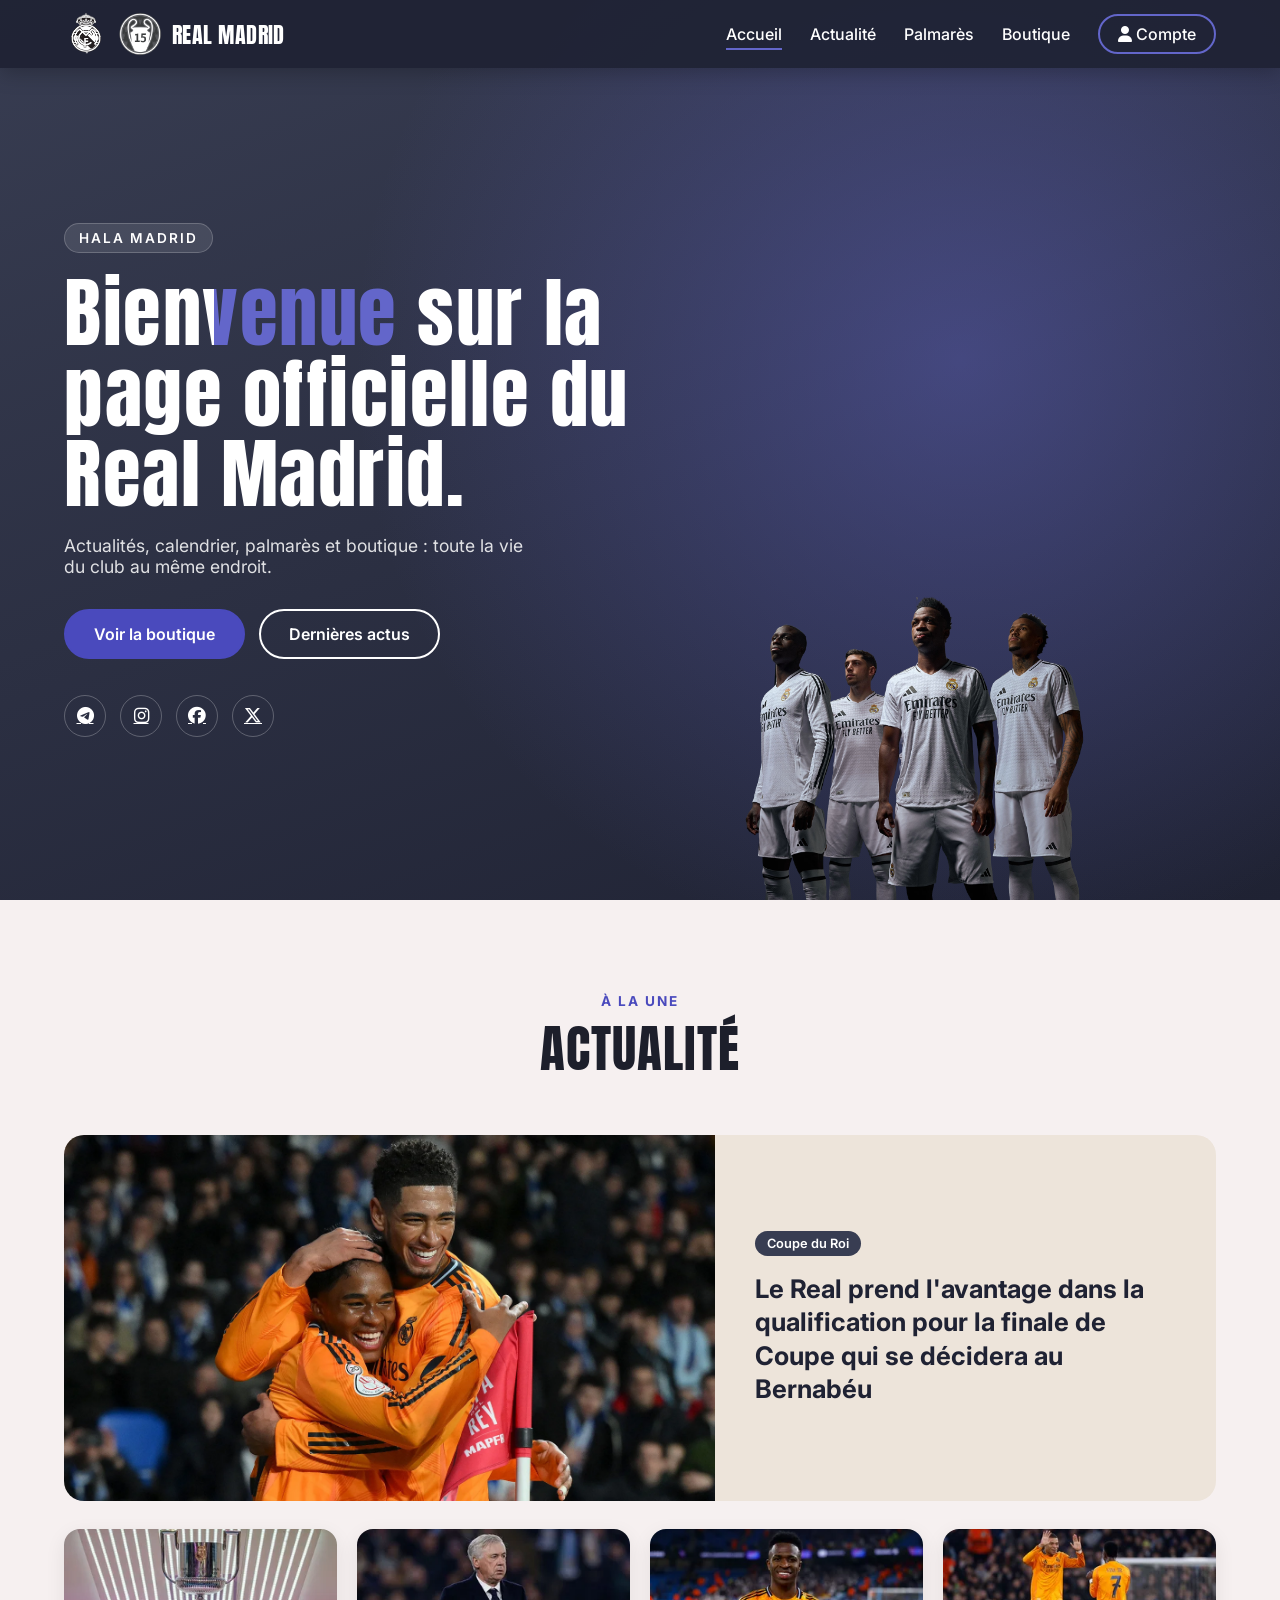
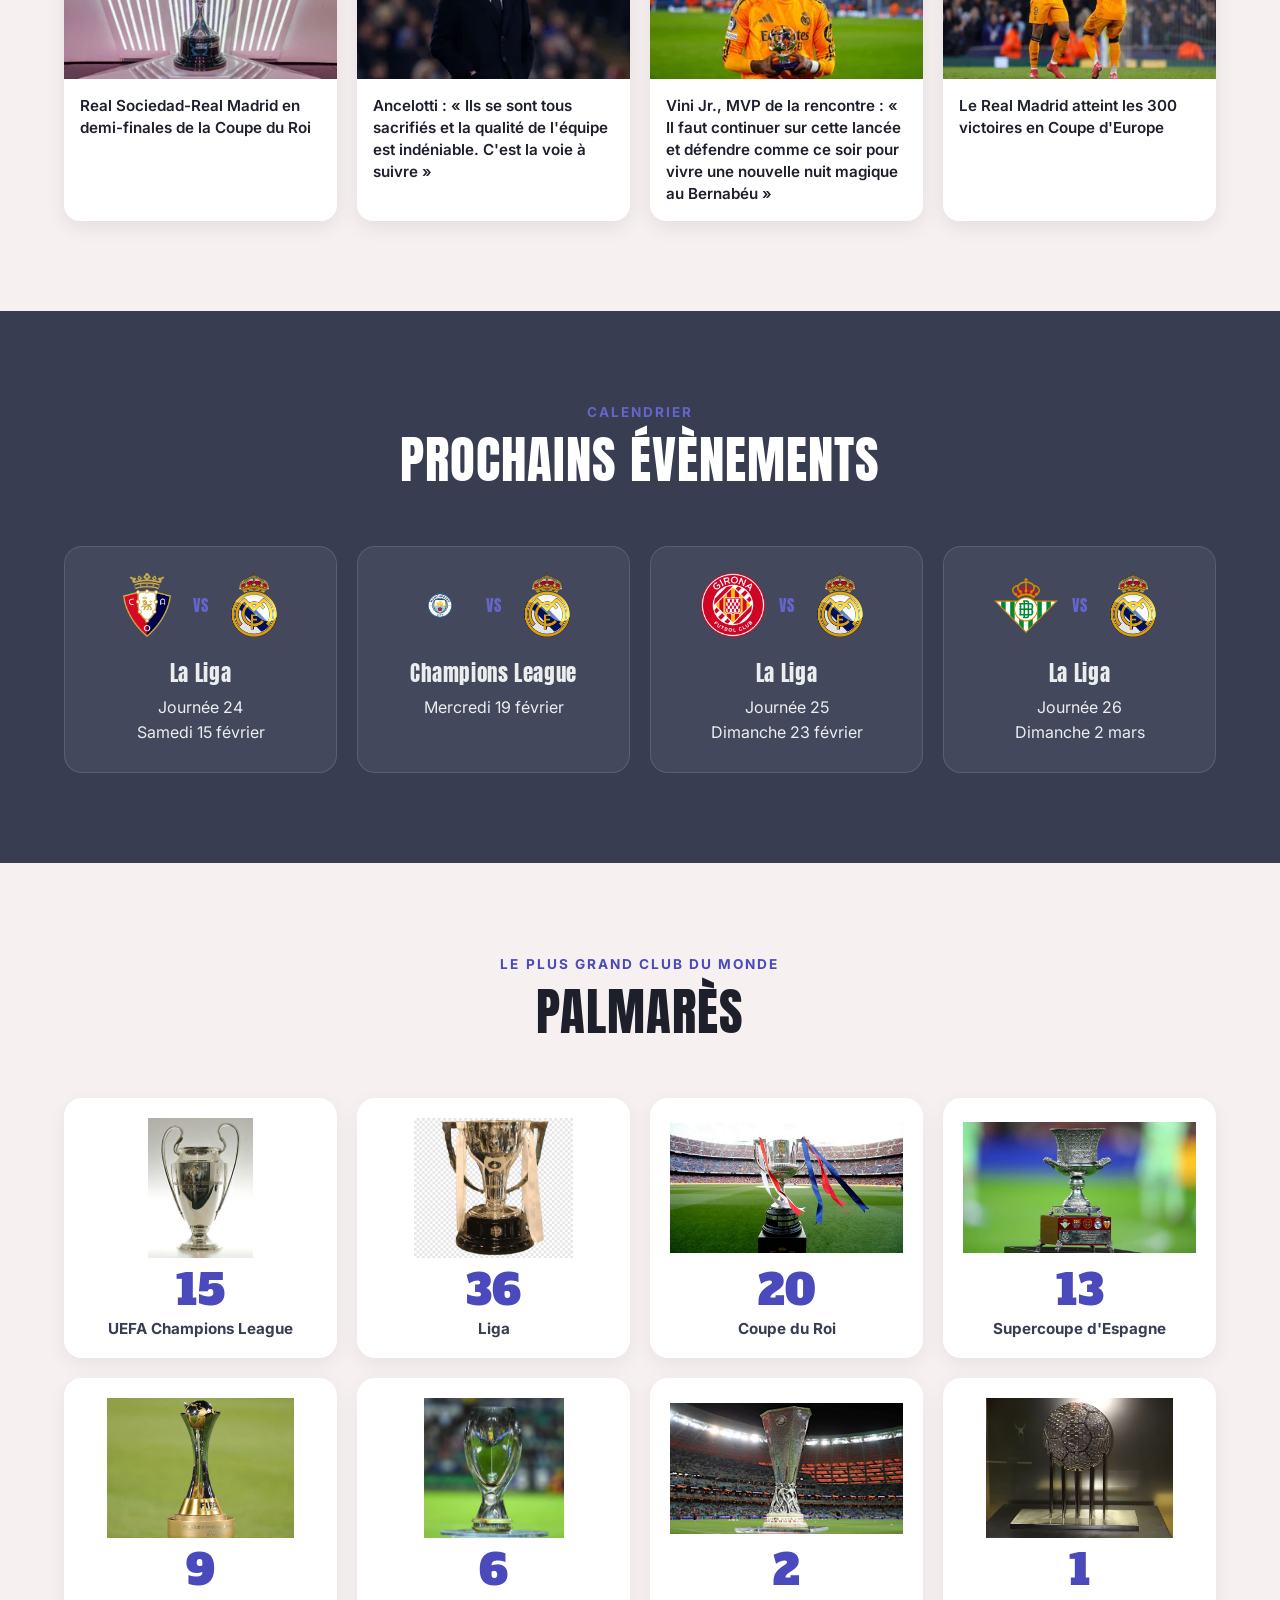
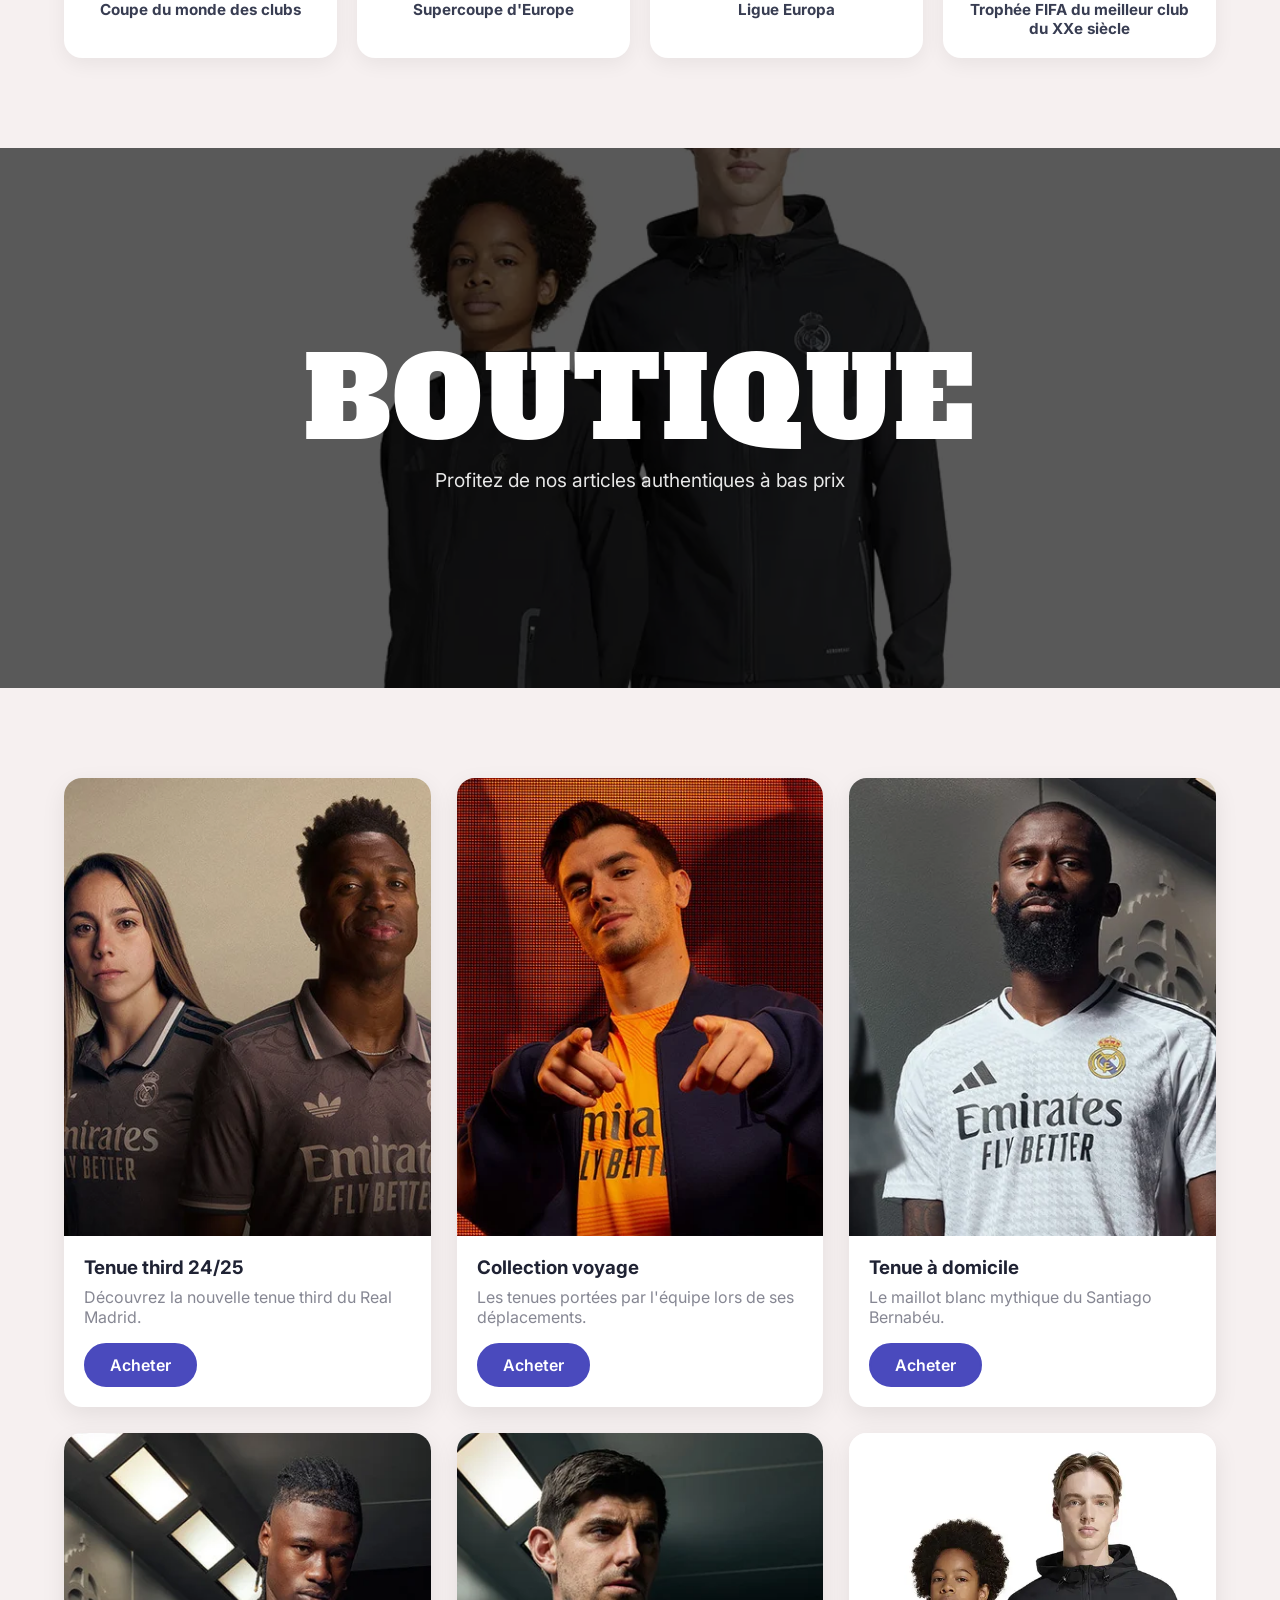
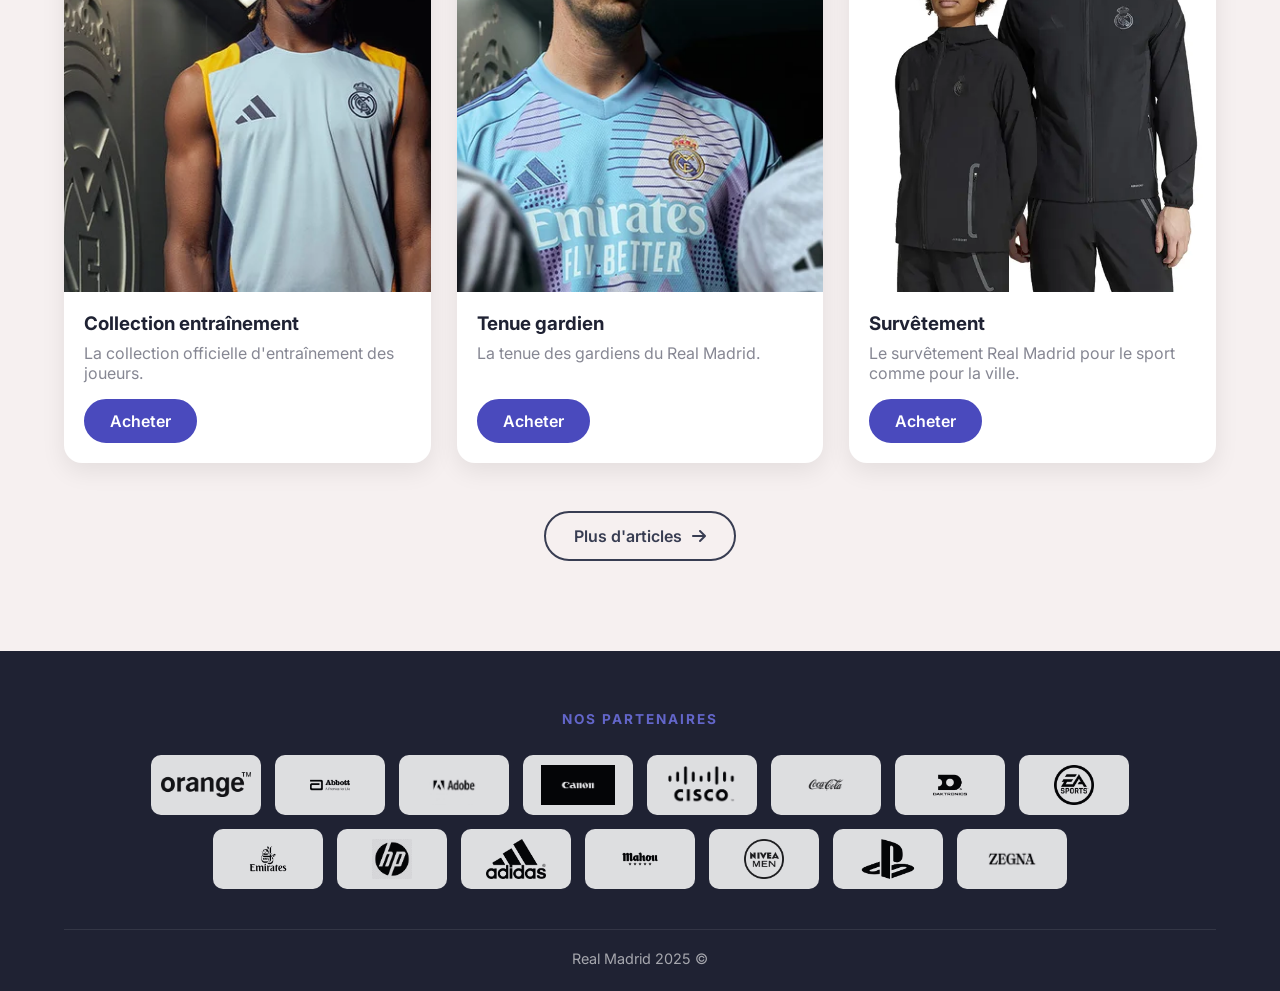
<file: index.html>
<!DOCTYPE html>
<html lang="fr">
<head>
    <meta charset="UTF-8">
    <meta name="viewport" content="width=device-width, initial-scale=1.0">
    <title>Real Madrid — Accueil</title>
    <link rel="preconnect" href="https://fonts.googleapis.com">
    <link rel="preconnect" href="https://fonts.gstatic.com" crossorigin>
    <link href="https://fonts.googleapis.com/css2?family=Anton&family=Alfa+Slab+One&family=Inter:wght@400;500;600;700&display=swap" rel="stylesheet">
    <link rel="stylesheet" href="https://cdnjs.cloudflare.com/ajax/libs/font-awesome/6.7.2/css/all.min.css" integrity="sha512-Evv84Mr4kqVGRNSgIGL/F/aIDqQb7xQ2vcrdIwxfjThSH8CSR7PBEakCr51Ck+w+/U6swU2Im1vVX0SVk9ABhg==" crossorigin="anonymous" referrerpolicy="no-referrer" />
    <link rel="stylesheet" href="style.css">
    <link rel="shortcut icon" href="./images/real-madrid-cf-logo-noir-et-blanc-club-de-football-professionnel-espagne-illustration-vectorielle-resume-noir-et-blanc-2t22c35.jpg">
</head>
<body>
    <header>
        <a href="index.html" class="nav-text">
            <img src="./images/Adobe Express - file.png" alt="Logo du Real Madrid" width="44" height="44">
            <img src="./CABECERA_PARCHE_15_nuevo.webp" alt="Écusson 15 Ligues des champions" width="44" height="44">
            <span>Real Madrid</span>
        </a>
        <button class="burger" aria-label="Ouvrir le menu" aria-expanded="false">
            <i class="fa-solid fa-bars"></i>
        </button>
        <nav>
            <ul>
                <li><a href="index.html" class="actif">Accueil</a></li>
                <li><a href="#actu">Actualité</a></li>
                <li><a href="#palmares">Palmarès</a></li>
                <li><a href="#boutique">Boutique</a></li>
                <li><a href="connexion.html" class="compte"><i class="fa-solid fa-user"></i> Compte</a></li>
            </ul>
        </nav>
    </header>

    <div class="global">
        <div class="texte">
            <span class="sur-titre">Hala Madrid</span>
            <h1><span class="texte1-1">Bienvenue</span> sur la page officielle du Real Madrid.</h1>
            <p>Actualités, calendrier, palmarès et boutique : toute la vie du club au même endroit.</p>
            <div class="boutons">
                <a href="#boutique" class="bouton bouton-plein">Voir la boutique</a>
                <a href="#actu" class="bouton bouton-contour">Dernières actus</a>
            </div>
            <div class="logo">
                <a href="" aria-label="Telegram"><i class="fa-brands fa-telegram"></i></a>
                <a href="" aria-label="Instagram"><i class="fa-brands fa-instagram"></i></a>
                <a href="" aria-label="Facebook"><i class="fa-brands fa-facebook"></i></a>
                <a href="" aria-label="X"><i class="fa-brands fa-x-twitter"></i></a>
            </div>
        </div>
        <div class="image"><img src="./images/image global/Adobe Express - file.png" alt="Joueurs du Real Madrid"></div>
    </div>

    <section class="actu bloc" id="actu">
        <div class="titre-section">
            <span>À la une</span>
            <h2>Actualité</h2>
        </div>
        <article class="card6">
            <img src="./images/info/ND_COPA_REAL_SOCIEDAD_RM_ALEGRIA_ENDRICK_BELLINGHAM_GettyImages_2202154564.webp" alt="Joueurs du Real Madrid célébrant un but">
            <div class="card6-texte">
                <span class="etiquette">Coupe du Roi</span>
                <h3>Le Real prend l'avantage dans la qualification pour la finale de Coupe qui se décidera au Bernabéu</h3>
            </div>
        </article>
        <div class="card7">
            <article class="card8">
                <img src="./images/info/ND_SORTEO_COPA_DEL_REY_01.webp" alt="Tirage de la Coupe du Roi">
                <p>Real Sociedad-Real Madrid en demi-finales de la Coupe du Roi</p>
            </article>
            <article class="card8">
                <img src="./images/info/ND_CHAMPIONS_CITY_RM_ANCELOTTI_AV10683.webp" alt="Carlo Ancelotti">
                <p>Ancelotti : « Ils se sont tous sacrifiés et la qualité de l'équipe est indéniable. C'est la voie à suivre »</p>
            </article>
            <article class="card8">
                <img src="./images/info/ND_CHAMPIONS_CITY_RM_VINICIUS_MVP_AV20531.webp" alt="Vinicius Jr.">
                <p>Vini Jr., MVP de la rencontre : « Il faut continuer sur cette lancée et défendre comme ce soir pour vivre une nouvelle nuit magique au Bernabéu »</p>
            </article>
            <article class="card8">
                <img src="./images/info/ND_CHAMPIONS_CITY_RM_ALEGRIA_MBAPPE_VINICIUS_AV12805.webp" alt="Mbappé et Vinicius">
                <p>Le Real Madrid atteint les 300 victoires en Coupe d'Europe</p>
            </article>
        </div>
    </section>

    <section class="even bloc bloc-sombre">
        <div class="titre-section">
            <span>Calendrier</span>
            <h2>Prochains évènements</h2>
        </div>
        <div class="card2">
            <div class="card3">
                <div class="cardimg">
                    <img src="./images/évènement/Remove background project.png" alt="Osasuna">
                    <span class="vs">VS</span>
                    <img src="./images/évènement/1503420122real-madrid-logo-football-club.png" alt="Real Madrid">
                </div>
                <p><span>La Liga</span>Journée 24<br>Samedi 15 février</p>
            </div>
            <div class="card3">
                <div class="cardimg">
                    <img src="./images/évènement/Adobe Express - file.png" alt="Manchester City">
                    <span class="vs">VS</span>
                    <img src="./images/évènement/1503420122real-madrid-logo-football-club.png" alt="Real Madrid">
                </div>
                <p><span>Champions League</span>Mercredi 19 février</p>
            </div>
            <div class="card3">
                <div class="cardimg">
                    <img src="./images/évènement/Girona_FC_Logo.svg.png" alt="Girona">
                    <span class="vs">VS</span>
                    <img src="./images/évènement/1503420122real-madrid-logo-football-club.png" alt="Real Madrid">
                </div>
                <p><span>La Liga</span>Journée 25<br>Dimanche 23 février</p>
            </div>
            <div class="card3">
                <div class="cardimg">
                    <img src="./images/évènement/Logo_Real_Betis_Balompié_-_2022.svg" alt="Real Betis">
                    <span class="vs">VS</span>
                    <img src="./images/évènement/1503420122real-madrid-logo-football-club.png" alt="Real Madrid">
                </div>
                <p><span>La Liga</span>Journée 26<br>Dimanche 2 mars</p>
            </div>
        </div>
    </section>

    <section class="palmares bloc" id="palmares">
        <div class="titre-section">
            <span>Le plus grand club du monde</span>
            <h2>Palmarès</h2>
        </div>
        <div class="card1">
            <div class="card">
                <img src="./images/trophé/Trofeo_UEFA_Champions_League.jpg.webp" alt="">
                <p>15</p>
                <h3>UEFA Champions League</h3>
            </div>
            <div class="card">
                <img src="./images/trophé/png-clipart-award-trophy-la-liga-award-education-science.png" alt="">
                <p>36</p>
                <h3>Liga</h3>
            </div>
            <div class="card">
                <img src="./images/trophé/Coupe-du-Roi.jpg" alt="">
                <p>20</p>
                <h3>Coupe du Roi</h3>
            </div>
            <div class="card">
                <img src="./images/trophé/01hkpwwenj81pe0a3z6v.webp" alt="">
                <p>13</p>
                <h3>Supercoupe d'Espagne</h3>
            </div>
            <div class="card">
                <img src="./images/trophé/world-cup-trophee-2021.webp" alt="">
                <p>9</p>
                <h3>Coupe du monde des clubs</h3>
            </div>
            <div class="card">
                <img src="./images/trophé/supercoupe-trophee.webp" alt="">
                <p>6</p>
                <h3>Supercoupe d'Europe</h3>
            </div>
            <div class="card">
                <img src="./images/trophé/coupe-uefa.jpg" alt="">
                <p>2</p>
                <h3>Ligue Europa</h3>
            </div>
            <div class="card">
                <img src="./images/trophé/FIFA_Club_of_the_Century002.JPG" alt="">
                <p>1</p>
                <h3>Trophée FIFA du meilleur club du XXe siècle</h3>
            </div>
        </div>
    </section>

    <section id="boutique">
        <div class="vid">
            <video src="./images/0211.mp4" poster="./imgboutique/global/over2.webp" muted autoplay loop playsinline></video>
            <div class="vid-texte">
                <h2>Boutique</h2>
                <p>Profitez de nos articles authentiques à bas prix</p>
            </div>
        </div>

        <div class="bloc">
            <div class="card4">
                <article class="card5">
                    <img src="./images/boutique/maillots/a_tercera_equipacion.webp" alt="Tenue third 24/25">
                    <div class="card5-corps">
                        <h3>Tenue third 24/25</h3>
                        <p>Découvrez la nouvelle tenue third du Real Madrid.</p>
                        <a href="formulaire.html" class="bouton bouton-plein">Acheter</a>
                    </div>
                </article>
                <article class="card5">
                    <img src="./images/boutique/maillots/e_coleccion_viaje.webp" alt="Collection voyage">
                    <div class="card5-corps">
                        <h3>Collection voyage</h3>
                        <p>Les tenues portées par l'équipe lors de ses déplacements.</p>
                        <a href="formulaire.html" class="bouton bouton-plein">Acheter</a>
                    </div>
                </article>
                <article class="card5">
                    <img src="./images/boutique/maillots/b_primera_equipacion.webp" alt="Tenue à domicile">
                    <div class="card5-corps">
                        <h3>Tenue à domicile</h3>
                        <p>Le maillot blanc mythique du Santiago Bernabéu.</p>
                        <a href="formulaire.html" class="bouton bouton-plein">Acheter</a>
                    </div>
                </article>
                <article class="card5">
                    <img src="./images/boutique/maillots/d_coleccion_entrenamiento.webp" alt="Collection entraînement">
                    <div class="card5-corps">
                        <h3>Collection entraînement</h3>
                        <p>La collection officielle d'entraînement des joueurs.</p>
                        <a href="formulaire.html" class="bouton bouton-plein">Acheter</a>
                    </div>
                </article>
                <article class="card5">
                    <img src="./images/boutique/maillots/test_courtois.webp" alt="Tenue gardien">
                    <div class="card5-corps">
                        <h3>Tenue gardien</h3>
                        <p>La tenue des gardiens du Real Madrid.</p>
                        <a href="formulaire.html" class="bouton bouton-plein">Acheter</a>
                    </div>
                </article>
                <article class="card5">
                    <img src="./images/boutique/maillots/over2.webp" alt="Survêtement Real Madrid">
                    <div class="card5-corps">
                        <h3>Survêtement</h3>
                        <p>Le survêtement Real Madrid pour le sport comme pour la ville.</p>
                        <a href="formulaire.html" class="bouton bouton-plein">Acheter</a>
                    </div>
                </article>
            </div>

            <div class="btn">
                <a href="boutique.html" class="bouton bouton-contour-sombre">Plus d'articles <i class="fa-solid fa-arrow-right"></i></a>
            </div>
        </div>
    </section>

    <footer>
        <p class="footer-titre">Nos partenaires</p>
        <div class="logo-partenaires">
            <img src="./images/partenaires/1683000993orange-logo-black.webp" alt="Orange">
            <img src="./images/partenaires/abbot_logo.png" alt="Abbott">
            <img src="./images/partenaires/adobe-black8153.jpg" alt="Adobe">
            <img src="./images/partenaires/canon-large.webp" alt="Canon">
            <img src="./images/partenaires/cisco-2-logo-black-and-white.png" alt="Cisco">
            <img src="./images/partenaires/coca-cola-black-logo-vector.png" alt="Coca-Cola">
            <img src="./images/partenaires/daktronics.jpg" alt="Daktronics">
            <img src="./images/partenaires/EA_Sports_monochrome_logo.svg.png" alt="EA Sports">
            <img src="./images/partenaires/emirates-airlines-logo-black-and-white.png" alt="Emirates">
            <img src="./images/partenaires/hp.webp" alt="HP">
            <img src="./images/partenaires/Logo_Adidas.webp" alt="Adidas">
            <img src="./images/partenaires/mahou-logo-png_seeklogo-338814.png" alt="Mahou">
            <img src="./images/partenaires/nivea-men.png" alt="Nivea Men">
            <img src="./images/partenaires/PlayStation-Logo.png" alt="PlayStation">
            <img src="./images/partenaires/zegna6621.logowik.com.webp" alt="Zegna">
        </div>
        <div class="autres">
            <p>Real Madrid 2025 ©</p>
        </div>
    </footer>

    <script src="script.js"></script>
</body>
</html>
</file>
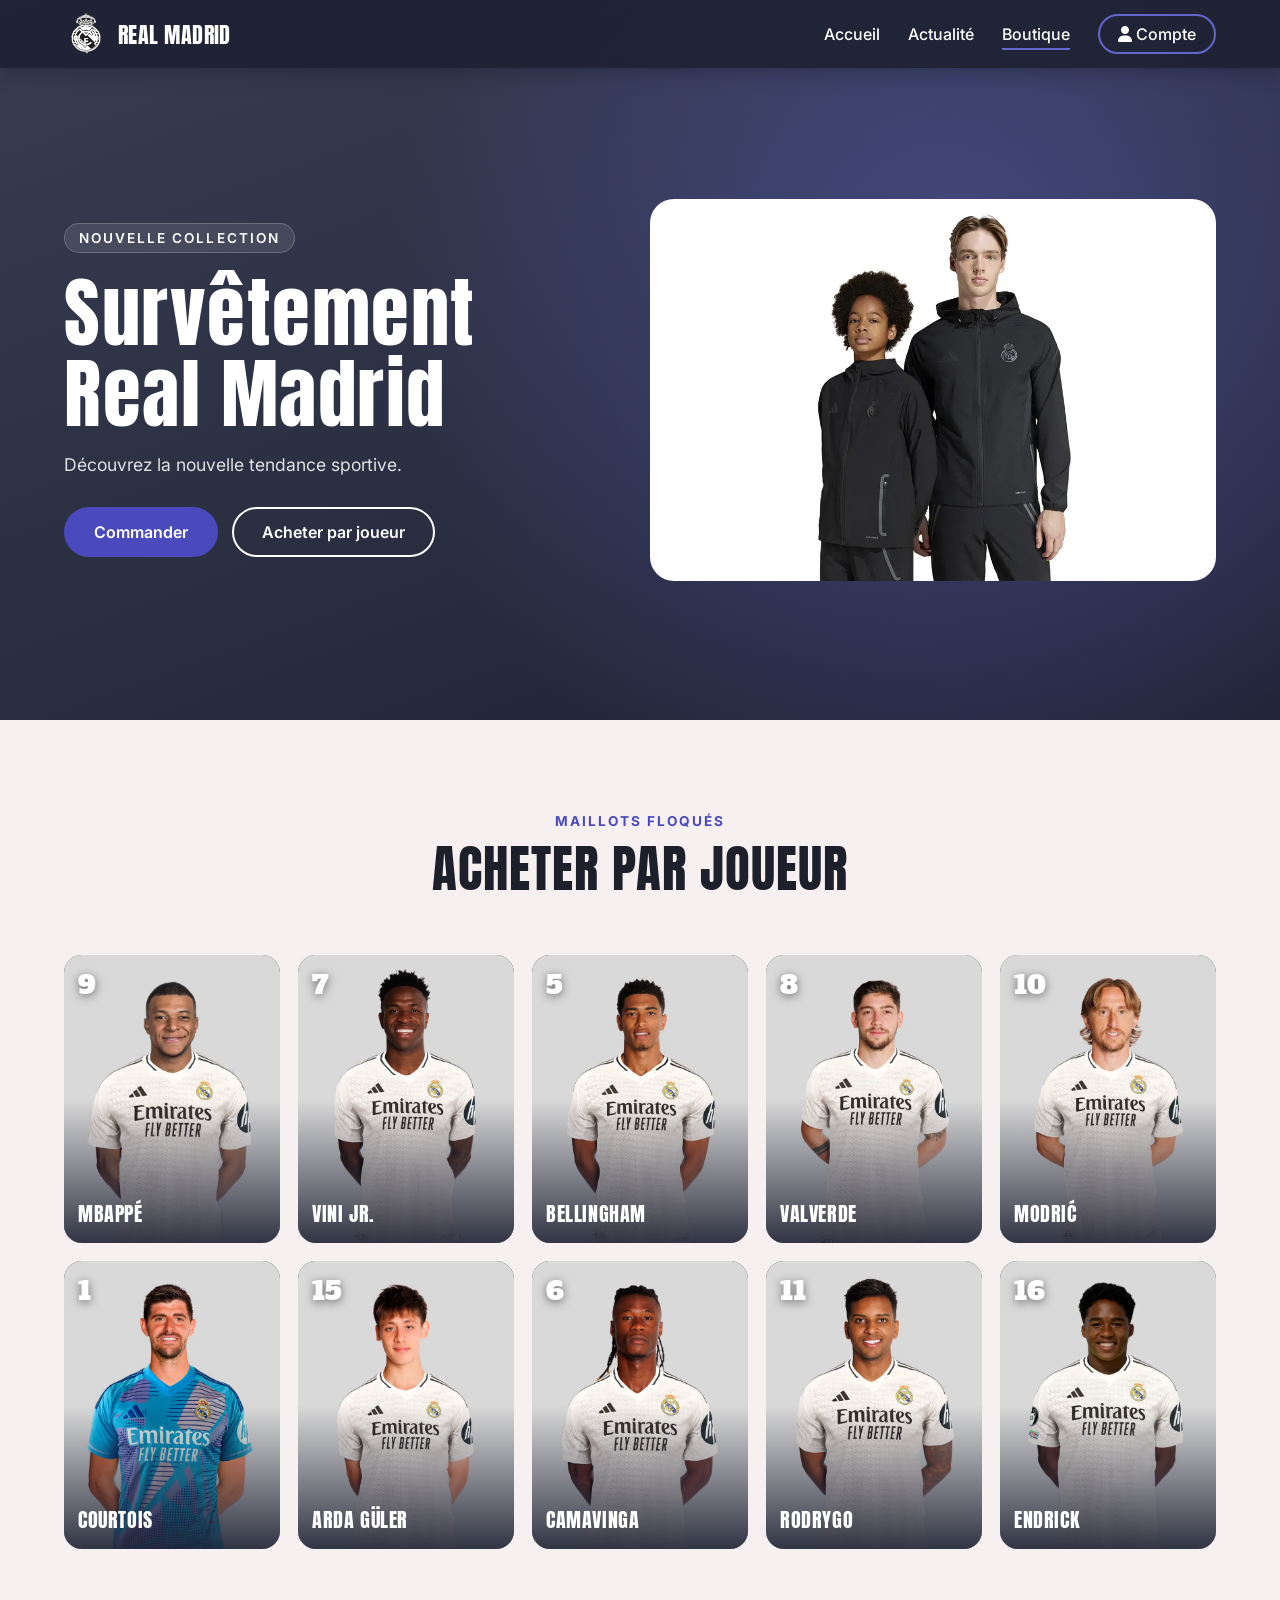
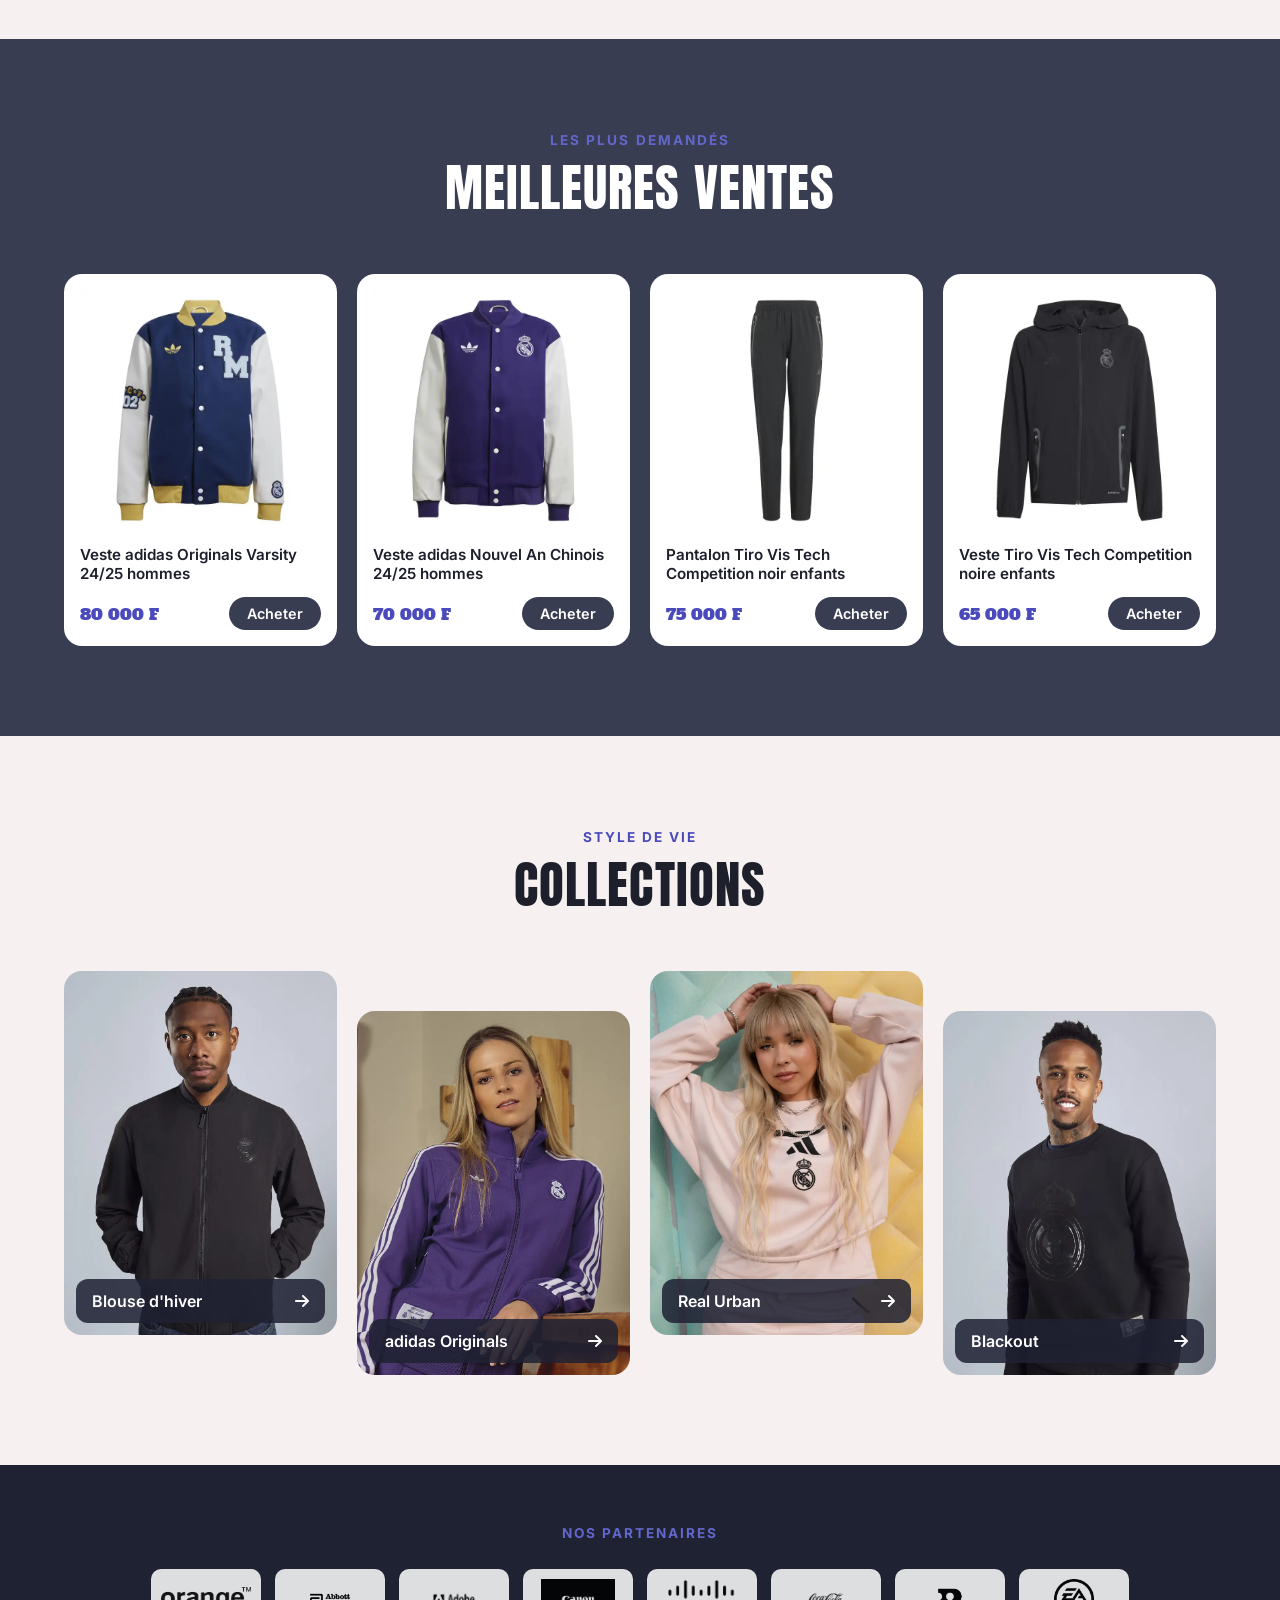
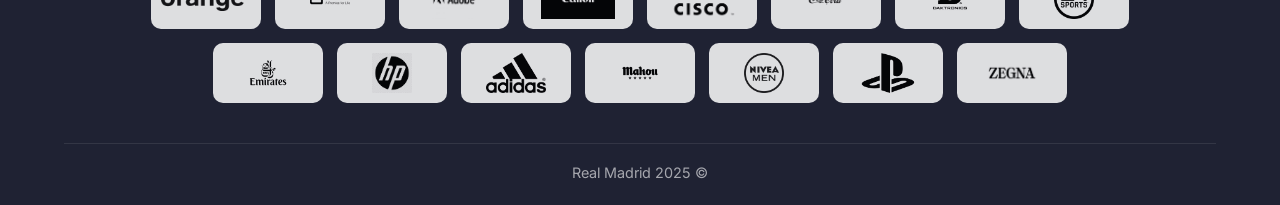
<file: boutique.html>
<!DOCTYPE html>
<html lang="fr">
<head>
    <meta charset="UTF-8">
    <meta name="viewport" content="width=device-width, initial-scale=1.0">
    <title>Real Madrid — Boutique</title>
    <link rel="preconnect" href="https://fonts.googleapis.com">
    <link rel="preconnect" href="https://fonts.gstatic.com" crossorigin>
    <link href="https://fonts.googleapis.com/css2?family=Anton&family=Alfa+Slab+One&family=Inter:wght@400;500;600;700&display=swap" rel="stylesheet">
    <link rel="stylesheet" href="https://cdnjs.cloudflare.com/ajax/libs/font-awesome/6.7.2/css/all.min.css" integrity="sha512-Evv84Mr4kqVGRNSgIGL/F/aIDqQb7xQ2vcrdIwxfjThSH8CSR7PBEakCr51Ck+w+/U6swU2Im1vVX0SVk9ABhg==" crossorigin="anonymous" referrerpolicy="no-referrer" />
    <link rel="stylesheet" href="style.css">
    <link rel="stylesheet" href="boutique.css">
    <link rel="shortcut icon" href="./images/real-madrid-cf-logo-noir-et-blanc-club-de-football-professionnel-espagne-illustration-vectorielle-resume-noir-et-blanc-2t22c35.jpg">
</head>
<body>
    <header>
        <a href="index.html" class="nav-text">
            <img src="./images/Adobe Express - file.png" alt="Logo du Real Madrid" width="44" height="44">
            <span>Real Madrid</span>
        </a>
        <button class="burger" aria-label="Ouvrir le menu" aria-expanded="false">
            <i class="fa-solid fa-bars"></i>
        </button>
        <nav>
            <ul>
                <li><a href="index.html">Accueil</a></li>
                <li><a href="index.html#actu">Actualité</a></li>
                <li><a href="#joueur" class="actif">Boutique</a></li>
                <li><a href="connexion.html" class="compte"><i class="fa-solid fa-user"></i> Compte</a></li>
            </ul>
        </nav>
    </header>

    <div class="global global-boutique">
        <div class="texte">
            <span class="sur-titre">Nouvelle collection</span>
            <h1>Survêtement Real Madrid</h1>
            <p>Découvrez la nouvelle tendance sportive.</p>
            <div class="boutons">
                <a href="formulaire.html" class="bouton bouton-plein">Commander</a>
                <a href="#joueur" class="bouton bouton-contour">Acheter par joueur</a>
            </div>
        </div>
        <div class="image"><img src="./imgboutique/global/over2.webp" alt="Survêtement Real Madrid"></div>
    </div>

    <section id="joueur" class="bloc">
        <div class="titre-section">
            <span>Maillots floqués</span>
            <h2>Acheter par joueur</h2>
        </div>
        <div class="joueurs">
            <a href="formulaire.html" class="joueur"><img src="./imgboutique/achat-j/mbappe_-_desktop_-_v2.webp" alt=""><span class="numero">9</span><span class="nom">Mbappé</span></a>
            <a href="formulaire.html" class="joueur"><img src="./imgboutique/achat-j/vini_jr_-_desktop.webp" alt=""><span class="numero">7</span><span class="nom">Vini Jr.</span></a>
            <a href="formulaire.html" class="joueur"><img src="./imgboutique/achat-j/bellingham_-_desktop.webp" alt=""><span class="numero">5</span><span class="nom">Bellingham</span></a>
            <a href="formulaire.html" class="joueur"><img src="./imgboutique/achat-j/valverde_-_desktop.webp" alt=""><span class="numero">8</span><span class="nom">Valverde</span></a>
            <a href="formulaire.html" class="joueur"><img src="./imgboutique/achat-j/modric_-_desktop.webp" alt=""><span class="numero">10</span><span class="nom">Modrić</span></a>
            <a href="formulaire.html" class="joueur"><img src="./imgboutique/achat-j/curtois_-_desktop.webp" alt=""><span class="numero">1</span><span class="nom">Courtois</span></a>
            <a href="formulaire.html" class="joueur"><img src="./imgboutique/achat-j/arda_-_desktop.webp" alt=""><span class="numero">15</span><span class="nom">Arda Güler</span></a>
            <a href="formulaire.html" class="joueur"><img src="./imgboutique/achat-j/camavinga_-_desktop.webp" alt=""><span class="numero">6</span><span class="nom">Camavinga</span></a>
            <a href="formulaire.html" class="joueur"><img src="./imgboutique/achat-j/rodrygo-_desktop.webp" alt=""><span class="numero">11</span><span class="nom">Rodrygo</span></a>
            <a href="formulaire.html" class="joueur"><img src="./imgboutique/achat-j/endrick-desktop.webp" alt=""><span class="numero">16</span><span class="nom">Endrick</span></a>
        </div>
    </section>

    <section id="stellers" class="bloc bloc-sombre">
        <div class="titre-section">
            <span>Les plus demandés</span>
            <h2>Meilleures ventes</h2>
        </div>
        <div class="ventes">
            <article class="vente">
                <img src="./imgboutique/meilleurs-ventes/RMCFMJ0149-01-1.webp" alt="">
                <p>Veste adidas Originals Varsity 24/25 hommes</p>
                <div class="vente-pied"><span>80 000 F</span><a href="formulaire.html">Acheter</a></div>
            </article>
            <article class="vente">
                <img src="./imgboutique/meilleurs-ventes/RMCFMJ0150-01.webp" alt="">
                <p>Veste adidas Nouvel An Chinois 24/25 hommes</p>
                <div class="vente-pied"><span>70 000 F</span><a href="formulaire.html">Acheter</a></div>
            </article>
            <article class="vente">
                <img src="./imgboutique/meilleurs-ventes/RMCFYP0086-01.webp" alt="">
                <p>Pantalon Tiro Vis Tech Competition noir enfants</p>
                <div class="vente-pied"><span>75 000 F</span><a href="formulaire.html">Acheter</a></div>
            </article>
            <article class="vente">
                <img src="./imgboutique/meilleurs-ventes/RMCFYS0905-01.webp" alt="">
                <p>Veste Tiro Vis Tech Competition noire enfants</p>
                <div class="vente-pied"><span>65 000 F</span><a href="formulaire.html">Acheter</a></div>
            </article>
        </div>
    </section>

    <section id="collection" class="bloc">
        <div class="titre-section">
            <span>Style de vie</span>
            <h2>Collections</h2>
        </div>
        <div class="collections">
            <a href="formulaire.html" class="collection"><img src="./imgboutique/collection/pod-abrigo_alaba.webp" alt=""><span>Blouse d'hiver <i class="fa-solid fa-arrow-right"></i></span></a>
            <a href="formulaire.html" class="collection"><img src="./imgboutique/collection/pod-icons-2.webp" alt=""><span>adidas Originals <i class="fa-solid fa-arrow-right"></i></span></a>
            <a href="formulaire.html" class="collection"><img src="./imgboutique/collection/pod-real_urban.webp" alt=""><span>Real Urban <i class="fa-solid fa-arrow-right"></i></span></a>
            <a href="formulaire.html" class="collection"><img src="./imgboutique/collection/pod-blackout_militao.webp" alt=""><span>Blackout <i class="fa-solid fa-arrow-right"></i></span></a>
        </div>
    </section>

    <footer>
        <p class="footer-titre">Nos partenaires</p>
        <div class="logo-partenaires">
            <img src="./images/partenaires/1683000993orange-logo-black.webp" alt="Orange">
            <img src="./images/partenaires/abbot_logo.png" alt="Abbott">
            <img src="./images/partenaires/adobe-black8153.jpg" alt="Adobe">
            <img src="./images/partenaires/canon-large.webp" alt="Canon">
            <img src="./images/partenaires/cisco-2-logo-black-and-white.png" alt="Cisco">
            <img src="./images/partenaires/coca-cola-black-logo-vector.png" alt="Coca-Cola">
            <img src="./images/partenaires/daktronics.jpg" alt="Daktronics">
            <img src="./images/partenaires/EA_Sports_monochrome_logo.svg.png" alt="EA Sports">
            <img src="./images/partenaires/emirates-airlines-logo-black-and-white.png" alt="Emirates">
            <img src="./images/partenaires/hp.webp" alt="HP">
            <img src="./images/partenaires/Logo_Adidas.webp" alt="Adidas">
            <img src="./images/partenaires/mahou-logo-png_seeklogo-338814.png" alt="Mahou">
            <img src="./images/partenaires/nivea-men.png" alt="Nivea Men">
            <img src="./images/partenaires/PlayStation-Logo.png" alt="PlayStation">
            <img src="./images/partenaires/zegna6621.logowik.com.webp" alt="Zegna">
        </div>
        <div class="autres">
            <p>Real Madrid 2025 ©</p>
        </div>
    </footer>

    <script src="script.js"></script>
</body>
</html>
</file>
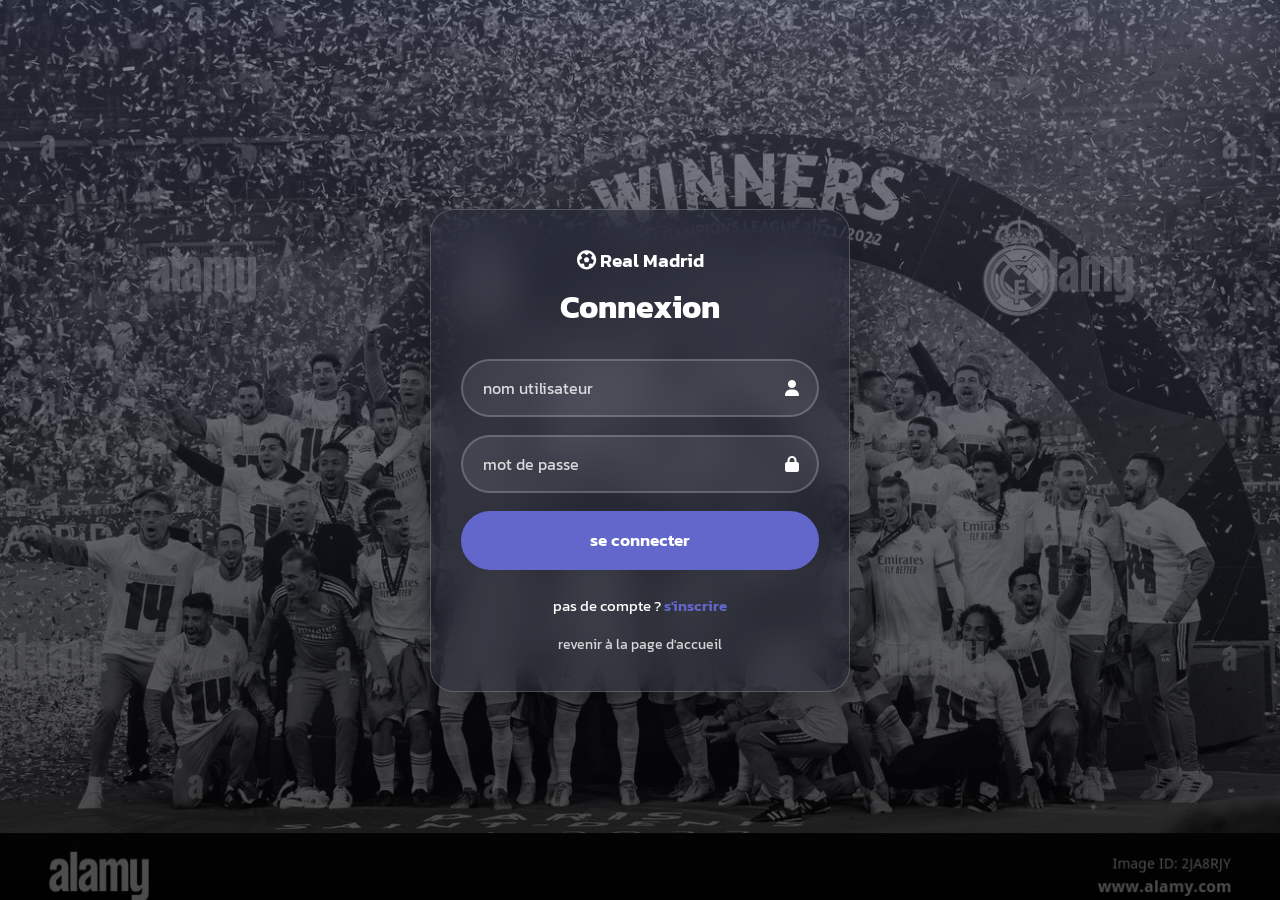
<file: connexion.html>
<!DOCTYPE html>
<html lang="fr">
<head>
    <meta charset="UTF-8">
    <meta name="viewport" content="width=device-width, initial-scale=1.0">
    <title>Real Madrid — Connexion</title>
    <link rel="stylesheet" href="style3.css">
    <link rel="stylesheet" href="https://cdnjs.cloudflare.com/ajax/libs/font-awesome/6.7.2/css/all.min.css" integrity="sha512-Evv84Mr4kqVGRNSgIGL/F/aIDqQb7xQ2vcrdIwxfjThSH8CSR7PBEakCr51Ck+w+/U6swU2Im1vVX0SVk9ABhg==" crossorigin="anonymous" referrerpolicy="no-referrer" />
</head>
<body>
    <section>
        <a href="index.html" class="logo"><i class="fa-solid fa-futbol"></i> Real Madrid</a>
        <h1>connexion</h1>
        <div class="input-box">
            <input type="text" placeholder="nom utilisateur">
            <i class="fa-solid fa-user"></i>
        </div>
        <div class="input-box">
            <input type="password" placeholder="mot de passe">
            <i class="fa-solid fa-lock"></i>
        </div>
    <a href="boutique.html" class="bouton">se connecter</a>
    <div class="registre-link">
        <p>pas de compte ? <a href="inscription.html">s'inscrire</a></p>
    </div>
    <div class="pp"> <a href="index.html">revenir à la page d'accueil</a></div>
</section>
</body>
</html>
</file>
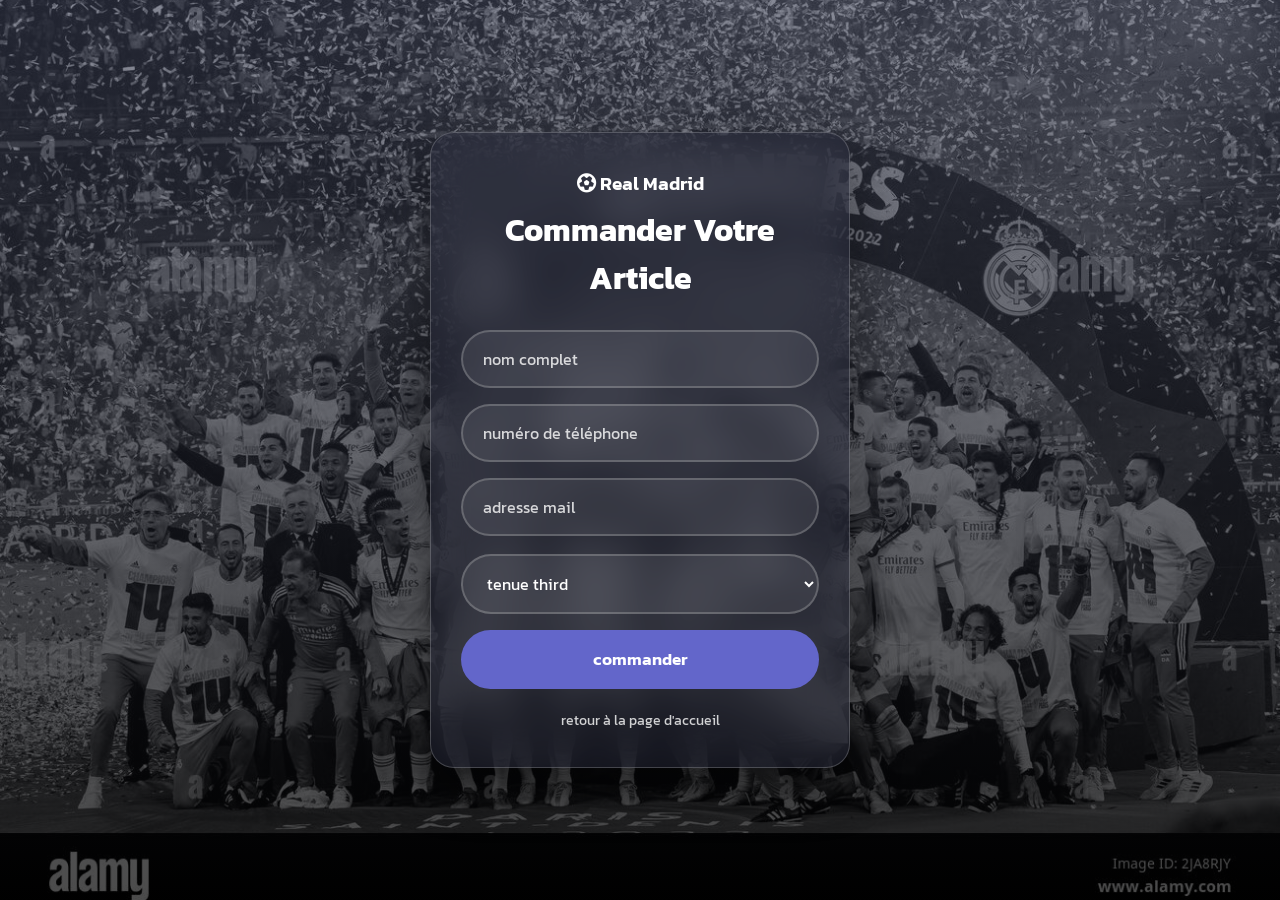
<file: formulaire.html>
<!DOCTYPE html>
<html lang="fr">
<head>
    <meta charset="UTF-8">
    <meta name="viewport" content="width=device-width, initial-scale=1.0">
    <title>Real Madrid — Commande</title>
    <link rel="stylesheet" href="style2.css">
    <link rel="stylesheet" href="https://cdnjs.cloudflare.com/ajax/libs/font-awesome/6.7.2/css/all.min.css" integrity="sha512-Evv84Mr4kqVGRNSgIGL/F/aIDqQb7xQ2vcrdIwxfjThSH8CSR7PBEakCr51Ck+w+/U6swU2Im1vVX0SVk9ABhg==" crossorigin="anonymous" referrerpolicy="no-referrer" />
</head>
<body>
    <section>
        <a href="index.html" class="logo"><i class="fa-solid fa-futbol"></i> Real Madrid</a>
            <h1>commander votre article</h1>
          <form action="commander">
            <div class="input-box">
                <div class="input">
                    <input type="text" placeholder="nom complet" required>
                </div>
                <div class="input">
                    <input type="tel" placeholder="numéro de téléphone" required>
                </div>
                <div class="input">
                    <input type="email" placeholder="adresse mail" required>
                </div>
            </div>
            <div class="option-box">
                <select name="article" id="article">
                   <option value="">tenue third</option>
                   <option value="">collection voyage</option>
                   <option value="">tenue à domicile</option>
                   <option value="">officielle entrainement</option>
                   <option value="">tenue gardien</option>
                   <option value="">survêtement</option>
                </select>
            </div>
            <div class="btn-sub">
                <button type="submit">commander</button>
            </div>

            <div class="retour">
                <a href="index.html">retour à la page d'accueil</a>
            </div>
          </form>

    </section>
</body>
</html>
</file>
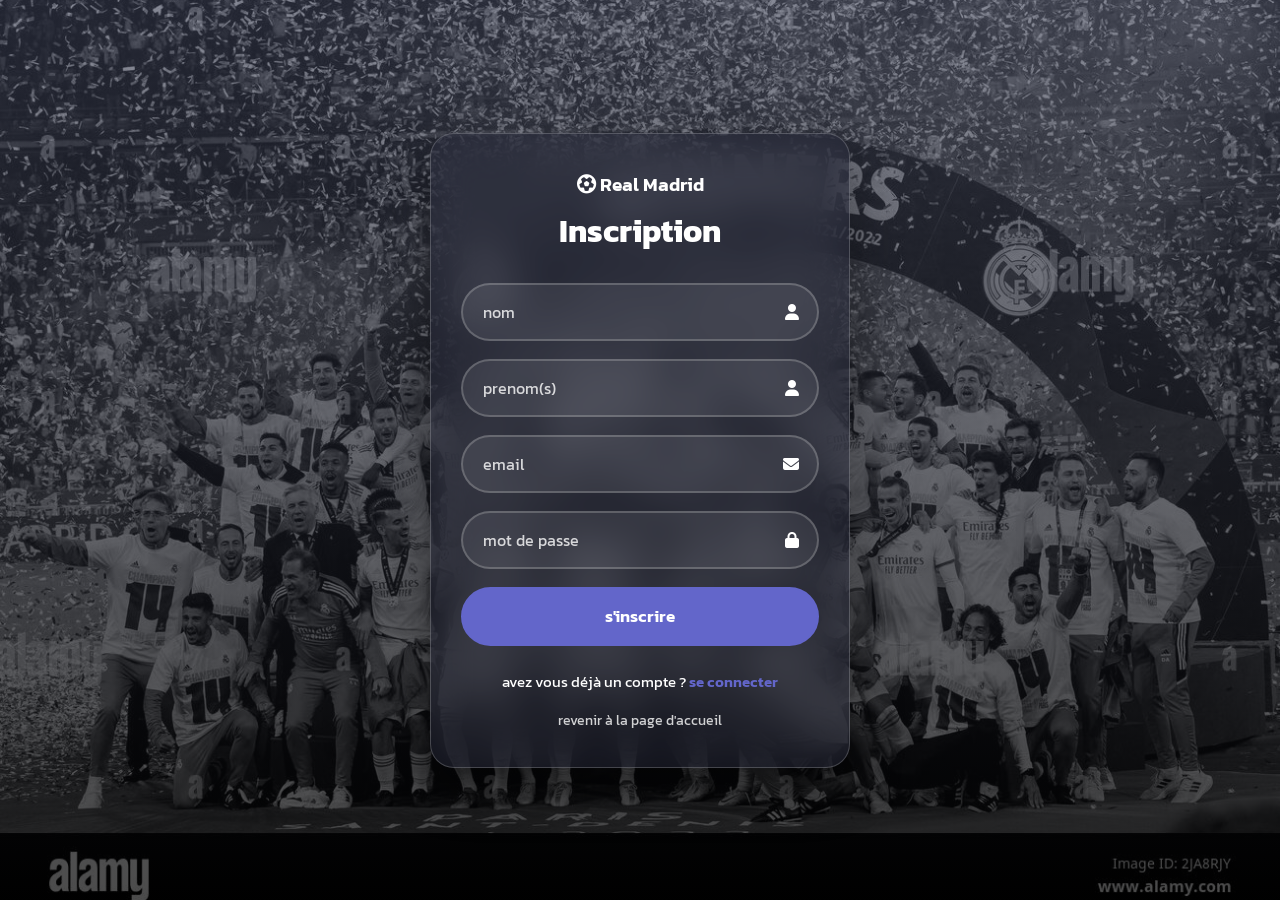
<file: inscription.html>
<!DOCTYPE html>
<html lang="fr">
<head>
    <meta charset="UTF-8">
    <meta name="viewport" content="width=device-width, initial-scale=1.0">
    <title>Real Madrid — Inscription</title>
    <link rel="stylesheet" href="style4.css">
    <link rel="stylesheet" href="https://cdnjs.cloudflare.com/ajax/libs/font-awesome/6.7.2/css/all.min.css" integrity="sha512-Evv84Mr4kqVGRNSgIGL/F/aIDqQb7xQ2vcrdIwxfjThSH8CSR7PBEakCr51Ck+w+/U6swU2Im1vVX0SVk9ABhg==" crossorigin="anonymous" referrerpolicy="no-referrer" />
</head>
<body>
    <section>
        <a href="index.html" class="logo"><i class="fa-solid fa-futbol"></i> Real Madrid</a>
        <h1>inscription</h1>
        <div class="input-box">
            <input type="text" placeholder="nom">
            <i class="fa-solid fa-user"></i>
        </div>
        <div class="input-box">
            <input type="text" placeholder="prenom(s)">
            <i class="fa-solid fa-user"></i>
        </div>
        <div class="input-box">
            <input type="email" placeholder="email">
            <i class="fa-solid fa-envelope"></i>
        </div>
        <div class="input-box">
            <input type="password" placeholder="mot de passe">
            <i class="fa-solid fa-lock"></i>
        </div>
        <a href="boutique.html" class="bouton">s'inscrire</a>
        <div class="registre-link">
            <p>avez vous déjà un compte ? <a href="connexion.html">se connecter</a></p>
        </div>
       <div class="pp"> <a href="index.html">revenir à la page d'accueil</a></div>
    </section>
</body>
</html>
</file>
<file: style.css>
*{
    margin: 0;
    padding: 0;
    box-sizing: border-box;
}
:root{
    --nuit: #383d52;
    --nuit-fonce: #1f2233;
    --indigo: rgb(74, 74, 189);
    --indigo-clair: rgb(99, 102, 202);
    --gris: rgb(134, 135, 147);
    --clair: rgb(246, 240, 240);
    --beige: rgb(237, 228, 218);
    --blanc: #ffffff;
    --texte: #1d1f2b;
}
html{
    scroll-behavior: smooth;
    scroll-padding-top: 80px;
}
body{
    font-family: "Inter", Arial, Helvetica, sans-serif;
    color: var(--texte);
    background: var(--clair);
}
h1, h2, .nav-text span{
    font-family: "Anton", Impact, sans-serif;
    font-weight: 400;
    letter-spacing: 0.02em;
}
img{
    display: block;
    max-width: 100%;
}

/* ===== en-tête ===== */
header{
    position: fixed;
    top: 0;
    z-index: 100;
    width: 100%;
    display: flex;
    align-items: center;
    justify-content: space-between;
    padding: 12px 5%;
    background: rgba(31, 34, 51, 0.92);
    box-shadow: 0 4px 20px rgba(0, 0, 0, 0.25);
}
.nav-text{
    display: flex;
    align-items: center;
    gap: 10px;
    text-decoration: none;
}
.nav-text img{
    width: 44px;
    height: 44px;
    object-fit: contain;
}
.nav-text span{
    color: var(--blanc);
    font-size: 1.4rem;
    text-transform: uppercase;
}
nav ul{
    display: flex;
    align-items: center;
    gap: 28px;
    list-style: none;
}
nav a{
    color: var(--blanc);
    text-decoration: none;
    font-weight: 500;
    padding-bottom: 4px;
    border-bottom: 2px solid transparent;
    transition: border-color 0.3s, color 0.3s;
}
nav a:hover,
nav a.actif{
    border-bottom-color: var(--indigo-clair);
}
nav a.compte{
    padding: 8px 18px;
    border: 2px solid var(--indigo-clair);
    border-radius: 99px;
}
nav a.compte:hover{
    background: var(--indigo-clair);
}
.burger{
    display: none;
    background: none;
    border: none;
    color: var(--blanc);
    font-size: 1.5rem;
    cursor: pointer;
}

/* ===== boutons ===== */
.bouton{
    display: inline-flex;
    align-items: center;
    justify-content: center;
    gap: 10px;
    padding: 13px 28px;
    border-radius: 99px;
    font-weight: 600;
    text-decoration: none;
    transition: background 0.3s, color 0.3s, transform 0.2s;
}
.bouton:hover{
    transform: translateY(-2px);
}
.bouton-plein{
    background: var(--indigo);
    color: var(--blanc);
    border: 2px solid var(--indigo);
}
.bouton-plein:hover{
    background: var(--nuit-fonce);
    border-color: var(--nuit-fonce);
}
.bouton-contour{
    color: var(--blanc);
    border: 2px solid var(--blanc);
}
.bouton-contour:hover{
    background: var(--blanc);
    color: var(--nuit);
}
.bouton-contour-sombre{
    color: var(--nuit);
    border: 2px solid var(--nuit);
}
.bouton-contour-sombre:hover{
    background: var(--nuit);
    color: var(--blanc);
}

/* ===== accueil ===== */
.global{
    min-height: 100vh;
    display: grid;
    grid-template-columns: 1fr 1fr;
    align-items: end;
    gap: 20px;
    padding: 100px 5% 0;
    background:
        radial-gradient(circle at 75% 40%, rgba(99, 102, 202, 0.45), transparent 55%),
        linear-gradient(160deg, var(--nuit) 0%, var(--nuit-fonce) 100%);
    color: var(--blanc);
    overflow: hidden;
}
.texte{
    align-self: center;
    padding-bottom: 40px;
}
.sur-titre{
    display: inline-block;
    padding: 6px 14px;
    border-radius: 99px;
    background: rgba(255, 255, 255, 0.1);
    border: 1px solid rgba(255, 255, 255, 0.2);
    font-size: 0.85rem;
    font-weight: 600;
    text-transform: uppercase;
    letter-spacing: 0.15em;
}
.texte h1{
    font-size: clamp(2.6rem, 6vw, 4.8rem);
    line-height: 1.05;
    margin: 20px 0;
}
.texte1-1{
    background: linear-gradient(90deg, var(--blanc) 45%, var(--indigo-clair) 45%);
    -webkit-background-clip: text;
    background-clip: text;
    color: transparent;
}
.texte p{
    max-width: 480px;
    font-size: 1.1rem;
    opacity: 0.85;
    margin-bottom: 32px;
}
.boutons{
    display: flex;
    flex-wrap: wrap;
    gap: 14px;
}
.logo{
    display: flex;
    gap: 14px;
    margin-top: 36px;
}
.logo a{
    display: grid;
    place-items: center;
    width: 42px;
    height: 42px;
    border-radius: 50%;
    border: 1px solid rgba(255, 255, 255, 0.25);
    color: var(--blanc);
    font-size: 1.1rem;
    transition: background 0.3s, color 0.3s;
}
.logo a:hover{
    background: var(--blanc);
    color: var(--nuit);
}
.image img{
    width: 100%;
    max-height: 82vh;
    object-fit: contain;
    object-position: bottom;
}

/* ===== sections ===== */
.bloc{
    padding: 90px 5%;
}
.bloc > *{
    max-width: 1200px;
    margin-left: auto;
    margin-right: auto;
}
.bloc-sombre{
    background: var(--nuit);
    color: var(--blanc);
}
.titre-section{
    text-align: center;
    margin-bottom: 48px;
}
.titre-section span{
    color: var(--indigo);
    font-weight: 700;
    font-size: 0.85rem;
    text-transform: uppercase;
    letter-spacing: 0.15em;
}
.bloc-sombre .titre-section span{
    color: var(--indigo-clair);
}
.titre-section h2{
    font-size: clamp(2.2rem, 5vw, 3.2rem);
    text-transform: uppercase;
}

/* ===== actualité ===== */
.card6{
    display: grid;
    grid-template-columns: 1.3fr 1fr;
    overflow: hidden;
    border-radius: 20px;
    background: var(--beige);
    margin-bottom: 28px;
}
.card6 img{
    width: 100%;
    height: 100%;
    min-height: 320px;
    object-fit: cover;
}
.card6-texte{
    padding: 40px;
    display: flex;
    flex-direction: column;
    justify-content: center;
    gap: 16px;
}
.etiquette{
    align-self: flex-start;
    padding: 5px 12px;
    border-radius: 99px;
    background: var(--nuit);
    color: var(--blanc);
    font-size: 0.8rem;
    font-weight: 600;
}
.card6 h3{
    font-size: 1.6rem;
    line-height: 1.3;
    color: var(--nuit-fonce);
}
.card7{
    display: grid;
    grid-template-columns: repeat(4, 1fr);
    gap: 20px;
}
.card8{
    overflow: hidden;
    border-radius: 16px;
    background: var(--blanc);
    box-shadow: 0 6px 20px rgba(0, 0, 0, 0.08);
    transition: transform 0.3s;
}
.card8:hover{
    transform: translateY(-5px);
}
.card8 img{
    width: 100%;
    height: 150px;
    object-fit: cover;
}
.card8 p{
    padding: 16px;
    font-weight: 600;
    font-size: 0.95rem;
    line-height: 1.45;
}

/* ===== évènements ===== */
.card2{
    display: grid;
    grid-template-columns: repeat(4, 1fr);
    gap: 20px;
}
.card3{
    padding: 26px 20px;
    border-radius: 18px;
    background: rgba(255, 255, 255, 0.06);
    border: 1px solid rgba(255, 255, 255, 0.12);
    text-align: center;
    transition: background 0.3s, transform 0.3s;
}
.card3:hover{
    background: rgba(255, 255, 255, 0.12);
    transform: translateY(-5px);
}
.cardimg{
    display: flex;
    align-items: center;
    justify-content: center;
    gap: 14px;
    margin-bottom: 20px;
}
.cardimg img{
    width: 64px;
    height: 64px;
    object-fit: contain;
}
.vs{
    font-family: "Anton", sans-serif;
    color: var(--indigo-clair);
}
.card3 p{
    line-height: 1.6;
    opacity: 0.9;
}
.card3 p span{
    display: block;
    font-family: "Anton", sans-serif;
    font-size: 1.3rem;
    letter-spacing: 0.03em;
    margin-bottom: 4px;
}

/* ===== palmarès ===== */
.card1{
    display: grid;
    grid-template-columns: repeat(4, 1fr);
    gap: 20px;
}
.card{
    padding: 20px;
    border-radius: 18px;
    background: var(--blanc);
    text-align: center;
    box-shadow: 0 6px 20px rgba(0, 0, 0, 0.06);
}
.card img{
    width: 100%;
    height: 140px;
    object-fit: contain;
    margin-bottom: 12px;
}
.card p{
    font-family: "Alfa Slab One", serif;
    font-size: 2.6rem;
    color: var(--indigo);
    line-height: 1;
}
.card h3{
    margin-top: 8px;
    font-size: 0.95rem;
    color: var(--nuit);
}

/* ===== boutique ===== */
.vid{
    position: relative;
    height: 60vh;
    min-height: 360px;
    overflow: hidden;
    display: grid;
    place-items: center;
    text-align: center;
    color: var(--blanc);
    background: var(--nuit-fonce);
}
.vid video{
    position: absolute;
    inset: 0;
    width: 100%;
    height: 100%;
    object-fit: cover;
    filter: brightness(35%);
}
.vid-texte{
    position: relative;
    padding: 0 16px;
}
.vid h2{
    font-family: "Alfa Slab One", serif;
    font-size: clamp(3rem, 10vw, 7rem);
    text-transform: uppercase;
    line-height: 1;
}
.vid p{
    font-size: 1.2rem;
    margin-top: 12px;
    opacity: 0.9;
}
.card4{
    display: grid;
    grid-template-columns: repeat(3, 1fr);
    gap: 26px;
}
.card5{
    display: flex;
    flex-direction: column;
    overflow: hidden;
    border-radius: 18px;
    background: var(--blanc);
    box-shadow: 0 8px 24px rgba(0, 0, 0, 0.08);
    transition: transform 0.3s, box-shadow 0.3s;
}
.card5:hover{
    transform: translateY(-6px);
    box-shadow: 0 16px 36px rgba(0, 0, 0, 0.15);
}
.card5 img{
    width: 100%;
    aspect-ratio: 4 / 5;
    object-fit: cover;
}
.card5-corps{
    flex: 1;
    display: flex;
    flex-direction: column;
    gap: 8px;
    padding: 20px;
}
.card5-corps h3{
    color: var(--nuit-fonce);
}
.card5-corps p{
    color: var(--gris);
    margin-bottom: 8px;
}
.card5-corps .bouton{
    margin-top: auto;
    align-self: flex-start;
    padding: 10px 24px;
}
.btn{
    text-align: center;
    margin-top: 48px;
}

/* ===== pied de page ===== */
footer{
    background: var(--nuit-fonce);
    color: var(--blanc);
    padding: 60px 5% 24px;
    text-align: center;
}
.footer-titre{
    font-weight: 700;
    text-transform: uppercase;
    letter-spacing: 0.15em;
    font-size: 0.85rem;
    color: var(--indigo-clair);
    margin-bottom: 28px;
}
.logo-partenaires{
    max-width: 1000px;
    margin: 0 auto;
    display: flex;
    flex-wrap: wrap;
    justify-content: center;
    gap: 14px;
}
.logo-partenaires img{
    width: 110px;
    height: 60px;
    padding: 10px;
    object-fit: contain;
    background: var(--blanc);
    border-radius: 10px;
    filter: grayscale(1);
    opacity: 0.85;
    transition: filter 0.3s, opacity 0.3s;
}
.logo-partenaires img:hover{
    filter: none;
    opacity: 1;
}
.autres{
    margin-top: 40px;
    padding-top: 20px;
    border-top: 1px solid rgba(255, 255, 255, 0.15);
    opacity: 0.6;
    font-size: 0.9rem;
}

/* ===== tablette ===== */
@media (max-width: 1024px){
    .card7,
    .card2,
    .card1{
        grid-template-columns: repeat(2, 1fr);
    }
    .card4{
        grid-template-columns: repeat(2, 1fr);
    }
}

/* ===== mobile ===== */
@media (max-width: 860px){
    header{
        padding: 10px 16px;
    }
    .burger{
        display: block;
        position: relative;
        z-index: 3;
    }
    nav{
        position: fixed;
        inset: 0;
        z-index: 2;
        background: rgba(31, 34, 51, 0.98);
        display: flex;
        align-items: center;
        justify-content: center;
        transform: translateX(100%);
        transition: transform 0.35s ease;
    }
    nav.ouvert{
        transform: translateX(0);
    }
    nav ul{
        flex-direction: column;
        gap: 26px;
    }
    nav a{
        font-size: 1.35rem;
    }
    .global{
        grid-template-columns: 1fr;
        padding: 100px 16px 0;
        min-height: auto;
    }
    .texte{
        padding-bottom: 0;
    }
    .image img{
        max-height: 50vh;
        margin: 0 auto;
    }
    .card6{
        grid-template-columns: 1fr;
    }
    .card6 img{
        min-height: 0;
        height: 240px;
    }
    .card6-texte{
        padding: 24px;
    }
    .card6 h3{
        font-size: 1.25rem;
    }
}
@media (max-width: 600px){
    .nav-text img + img{
        display: none;
    }
    .nav-text span{
        font-size: 1.2rem;
    }
    .bloc{
        padding: 64px 16px;
    }
    .boutons .bouton{
        flex: 1 1 160px;
    }
    .card7{
        grid-template-columns: 1fr;
    }
    .card8{
        display: grid;
        grid-template-columns: 110px 1fr;
    }
    .card8 img{
        height: 100%;
        min-height: 100px;
    }
    .card8 p{
        font-size: 0.9rem;
    }
    .card2{
        grid-template-columns: 1fr;
    }
    .card3{
        display: flex;
        align-items: center;
        gap: 16px;
        text-align: left;
        padding: 18px;
    }
    .cardimg{
        margin-bottom: 0;
        gap: 6px;
    }
    .cardimg img{
        width: 44px;
        height: 44px;
    }
    .card1{
        gap: 12px;
    }
    .card{
        padding: 14px;
    }
    .card img{
        height: 100px;
    }
    .card p{
        font-size: 2rem;
    }
    .card h3{
        font-size: 0.85rem;
    }
    .card4{
        gap: 12px;
    }
    .card5-corps{
        padding: 14px;
    }
    .card5-corps h3{
        font-size: 0.95rem;
    }
    .card5-corps p{
        display: none;
    }
    .card5-corps .bouton{
        align-self: stretch;
        padding: 9px 12px;
        font-size: 0.9rem;
    }
    .vid{
        height: 45vh;
        min-height: 280px;
    }
    footer{
        padding: 48px 16px 24px;
    }
    .logo-partenaires img{
        width: 90px;
        height: 50px;
    }
}
</file>
<file: boutique.css>
/* boutique — complète style.css */
.global-boutique{
    min-height: 80vh;
    align-items: center;
}
.global-boutique .image img{
    max-height: 70vh;
    border-radius: 24px;
    object-fit: cover;
    object-position: top;
    margin-bottom: 40px;
}

/* joueurs */
.joueurs{
    display: grid;
    grid-template-columns: repeat(5, 1fr);
    gap: 18px;
}
.joueur{
    position: relative;
    overflow: hidden;
    border-radius: 18px;
    background: var(--nuit);
    color: var(--blanc);
    text-decoration: none;
    aspect-ratio: 3 / 4;
}
.joueur img{
    width: 100%;
    height: 100%;
    object-fit: cover;
    object-position: top;
    transition: transform 0.4s;
}
.joueur:hover img{
    transform: scale(1.06);
}
.joueur::after{
    content: "";
    position: absolute;
    inset: 0;
    background: linear-gradient(180deg, transparent 50%, rgba(31, 34, 51, 0.9));
}
.numero{
    position: absolute;
    z-index: 1;
    top: 12px;
    left: 14px;
    font-family: "Alfa Slab One", serif;
    font-size: 1.6rem;
    text-shadow: 0 2px 10px rgba(0, 0, 0, 0.5);
}
.nom{
    position: absolute;
    z-index: 1;
    left: 14px;
    right: 14px;
    bottom: 14px;
    font-family: "Anton", sans-serif;
    font-size: 1.25rem;
    letter-spacing: 0.03em;
    text-transform: uppercase;
}

/* meilleures ventes */
.ventes{
    display: grid;
    grid-template-columns: repeat(4, 1fr);
    gap: 20px;
}
.vente{
    display: flex;
    flex-direction: column;
    padding: 16px;
    border-radius: 18px;
    background: var(--blanc);
    color: var(--texte);
}
.vente img{
    width: 100%;
    aspect-ratio: 1;
    object-fit: contain;
    margin-bottom: 14px;
}
.vente p{
    font-weight: 600;
    font-size: 0.95rem;
    margin-bottom: 14px;
}
.vente-pied{
    margin-top: auto;
    display: flex;
    align-items: center;
    justify-content: space-between;
    gap: 10px;
}
.vente-pied span{
    font-family: "Alfa Slab One", serif;
    color: var(--indigo);
}
.vente-pied a{
    padding: 8px 18px;
    border-radius: 99px;
    background: var(--nuit);
    color: var(--blanc);
    text-decoration: none;
    font-weight: 600;
    font-size: 0.9rem;
    transition: background 0.3s;
}
.vente-pied a:hover{
    background: var(--indigo);
}

/* collections */
.collections{
    display: grid;
    grid-template-columns: repeat(4, 1fr);
    gap: 20px;
}
.collection{
    position: relative;
    overflow: hidden;
    border-radius: 18px;
    aspect-ratio: 3 / 4;
    color: var(--blanc);
    text-decoration: none;
}
.collection:nth-child(even){
    margin-top: 40px;
}
.collection img{
    width: 100%;
    height: 100%;
    object-fit: cover;
    transition: transform 0.4s;
}
.collection:hover img{
    transform: scale(1.06);
}
.collection span{
    position: absolute;
    left: 12px;
    right: 12px;
    bottom: 12px;
    display: flex;
    justify-content: space-between;
    align-items: center;
    padding: 12px 16px;
    border-radius: 12px;
    background: rgba(31, 34, 51, 0.85);
    font-weight: 600;
}

@media (max-width: 1024px){
    .joueurs{
        grid-template-columns: repeat(3, 1fr);
    }
    .ventes,
    .collections{
        grid-template-columns: repeat(2, 1fr);
    }
}
@media (max-width: 860px){
    .global-boutique .image img{
        max-height: 50vh;
        width: 100%;
    }
}
@media (max-width: 600px){
    .joueurs{
        grid-template-columns: repeat(2, 1fr);
        gap: 12px;
    }
    .nom{
        font-size: 1.05rem;
    }
    .ventes,
    .collections{
        gap: 12px;
    }
    .vente{
        padding: 12px;
    }
    .vente p{
        font-size: 0.85rem;
    }
    .vente-pied{
        flex-direction: column;
        align-items: stretch;
        text-align: center;
    }
    .collection:nth-child(even){
        margin-top: 0;
    }
    .collection span{
        font-size: 0.85rem;
        padding: 10px 12px;
    }
}
</file>
<file: style3.css>
@import url('https://fonts.googleapis.com/css2?family=Kanit:wght@400;500;600;700&display=swap');
*{
    margin: 0;
    padding: 0;
    font-family: "Kanit", Arial, sans-serif;
    box-sizing: border-box;
}
:root{
    --teal: #1f2233;
    --vert: rgb(99, 102, 202);
    --orange: #ffffff;
    --blanc: #ffffff;
}
html{
    background-color: #1f2233;
}
body{
    background-attachment: fixed;
    min-height: 100vh;
    min-height: 100svh;
    display: flex;
    align-items: center;
    justify-content: center;
    padding: 24px 16px;
    background:
        linear-gradient(180deg, rgba(56, 61, 82, 0.6), rgba(0, 0, 0, 0.7)),
        url(./images/formulaire/gf.jpg.jpg) center / cover;
}
section{
    width: 100%;
    max-width: 420px;
    padding: 36px 30px;
    border: 1px solid rgba(255, 255, 255, 0.2);
    border-radius: 24px;
    background-color: rgba(31, 34, 51, 0.45);
    backdrop-filter: blur(20px);
    box-shadow: 0 20px 50px rgba(0, 0, 0, 0.4);
}
.logo{
    display: block;
    text-align: center;
    color: var(--orange);
    font-size: 1.2rem;
    font-weight: 600;
    text-decoration: none;
    margin-bottom: 8px;
}
section h1{
    color: var(--blanc);
    font-size: 2rem;
    text-align: center;
    margin-bottom: 28px;
    text-transform: capitalize;
}
.input-box{
    width: 100%;
    position: relative;
    margin-bottom: 18px;
}
input{
    padding: 15px 44px 15px 20px;
    width: 100%;
    border-radius: 99px;
    outline: none;
    background: rgba(255, 255, 255, 0.08);
    border: 2px solid rgba(255, 255, 255, 0.2);
    color: var(--blanc);
    font-size: 1rem;
    transition: border-color 0.3s, background 0.3s;
}
input:focus{
    border-color: var(--vert);
    background: rgba(255, 255, 255, 0.12);
}
input::placeholder{
    color: rgba(255, 255, 255, 0.8);
}
.input-box i{
    position: absolute;
    transform: translateY(-50%);
    right: 20px;
    top: 50%;
    color: var(--blanc);
}
button,
.bouton{
    display: block;
    text-align: center;
    text-decoration: none;
    margin-top: 8px;
    padding: 15px;
    width: 100%;
    border-radius: 99px;
    border: 2px solid var(--vert);
    background: var(--vert);
    color: var(--blanc);
    font-size: 1.05rem;
    font-weight: 600;
    cursor: pointer;
    transition: background 0.3s;
}
button:hover,
.bouton:hover{
    background-color: transparent;
}
.registre-link{
    text-align: center;
    margin-top: 24px;
    color: var(--blanc);
    font-size: 0.95rem;
}
.registre-link a{
    color: var(--vert);
    text-decoration: none;
    font-weight: 600;
}
.registre-link a:hover{
    text-decoration: underline;
}
.pp{
    text-align: center;
    margin-top: 14px;
}
.pp a{
    color: rgba(255, 255, 255, 0.8);
    font-size: 0.9rem;
    text-decoration: none;
}
.pp a:hover{
    color: var(--blanc);
    text-decoration: underline;
}

@media (max-width: 400px){
    section{
        padding: 28px 20px;
    }
    section h1{
        font-size: 1.7rem;
    }
}
</file>
<file: style2.css>
@import url('https://fonts.googleapis.com/css2?family=Kanit:wght@400;500;600;700&display=swap');
*{
    margin: 0;
    padding: 0;
    font-family: "Kanit", Arial, sans-serif;
    box-sizing: border-box;
}
:root{
    --teal: #1f2233;
    --vert: rgb(99, 102, 202);
    --orange: #ffffff;
    --blanc: #ffffff;
}
html{
    background-color: #1f2233;
}
body{
    background-attachment: fixed;
    min-height: 100vh;
    min-height: 100svh;
    display: flex;
    align-items: center;
    justify-content: center;
    padding: 24px 16px;
    background:
        linear-gradient(180deg, rgba(56, 61, 82, 0.6), rgba(0, 0, 0, 0.7)),
        url(./images/formulaire/gf.jpg.jpg) center / cover;
}
section{
    width: 100%;
    max-width: 420px;
    padding: 36px 30px;
    border: 1px solid rgba(255, 255, 255, 0.2);
    border-radius: 24px;
    background-color: rgba(31, 34, 51, 0.45);
    backdrop-filter: blur(20px);
    box-shadow: 0 20px 50px rgba(0, 0, 0, 0.4);
}
.logo{
    display: block;
    text-align: center;
    color: var(--orange);
    font-size: 1.2rem;
    font-weight: 600;
    text-decoration: none;
    margin-bottom: 8px;
}
section h1{
    color: var(--blanc);
    font-size: 2rem;
    text-align: center;
    margin-bottom: 28px;
    text-transform: capitalize;
}
.input-box{
    width: 100%;
    position: relative;
    margin-bottom: 18px;
}
input{
    padding: 15px 44px 15px 20px;
    width: 100%;
    border-radius: 99px;
    outline: none;
    background: rgba(255, 255, 255, 0.08);
    border: 2px solid rgba(255, 255, 255, 0.2);
    color: var(--blanc);
    font-size: 1rem;
    transition: border-color 0.3s, background 0.3s;
}
input:focus{
    border-color: var(--vert);
    background: rgba(255, 255, 255, 0.12);
}
input::placeholder{
    color: rgba(255, 255, 255, 0.8);
}
.input-box i{
    position: absolute;
    transform: translateY(-50%);
    right: 20px;
    top: 50%;
    color: var(--blanc);
}
button,
.bouton{
    display: block;
    text-align: center;
    text-decoration: none;
    margin-top: 8px;
    padding: 15px;
    width: 100%;
    border-radius: 99px;
    border: 2px solid var(--vert);
    background: var(--vert);
    color: var(--blanc);
    font-size: 1.05rem;
    font-weight: 600;
    cursor: pointer;
    transition: background 0.3s;
}
button:hover,
.bouton:hover{
    background-color: transparent;
}
.registre-link{
    text-align: center;
    margin-top: 24px;
    color: var(--blanc);
    font-size: 0.95rem;
}
.registre-link a{
    color: var(--vert);
    text-decoration: none;
    font-weight: 600;
}
.registre-link a:hover{
    text-decoration: underline;
}
.pp{
    text-align: center;
    margin-top: 14px;
}
.pp a{
    color: rgba(255, 255, 255, 0.8);
    font-size: 0.9rem;
    text-decoration: none;
}
.pp a:hover{
    color: var(--blanc);
    text-decoration: underline;
}

@media (max-width: 400px){
    section{
        padding: 28px 20px;
    }
    section h1{
        font-size: 1.7rem;
    }
}

/* formulaire de commande */
.input{
    margin-bottom: 16px;
}
.input input{
    padding-right: 20px;
}
select{
    width: 100%;
    padding: 15px 20px;
    border-radius: 99px;
    border: 2px solid rgba(255, 255, 255, 0.2);
    background: rgba(255, 255, 255, 0.08);
    color: var(--blanc);
    font-size: 1rem;
    outline: none;
    cursor: pointer;
}
select:focus{
    border-color: var(--vert);
}
select option{
    color: #1d1f2b;
}
.btn-sub{
    margin-top: 16px;
}
.retour{
    text-align: center;
    margin-top: 18px;
}
.retour a{
    color: rgba(255, 255, 255, 0.8);
    font-size: 0.9rem;
    text-decoration: none;
}
.retour a:hover{
    color: var(--blanc);
    text-decoration: underline;
}
</file>
<file: style4.css>
@import url('https://fonts.googleapis.com/css2?family=Kanit:wght@400;500;600;700&display=swap');
*{
    margin: 0;
    padding: 0;
    font-family: "Kanit", Arial, sans-serif;
    box-sizing: border-box;
}
:root{
    --teal: #1f2233;
    --vert: rgb(99, 102, 202);
    --orange: #ffffff;
    --blanc: #ffffff;
}
html{
    background-color: #1f2233;
}
body{
    background-attachment: fixed;
    min-height: 100vh;
    min-height: 100svh;
    display: flex;
    align-items: center;
    justify-content: center;
    padding: 24px 16px;
    background:
        linear-gradient(180deg, rgba(56, 61, 82, 0.6), rgba(0, 0, 0, 0.7)),
        url(./images/formulaire/gf.jpg.jpg) center / cover;
}
section{
    width: 100%;
    max-width: 420px;
    padding: 36px 30px;
    border: 1px solid rgba(255, 255, 255, 0.2);
    border-radius: 24px;
    background-color: rgba(31, 34, 51, 0.45);
    backdrop-filter: blur(20px);
    box-shadow: 0 20px 50px rgba(0, 0, 0, 0.4);
}
.logo{
    display: block;
    text-align: center;
    color: var(--orange);
    font-size: 1.2rem;
    font-weight: 600;
    text-decoration: none;
    margin-bottom: 8px;
}
section h1{
    color: var(--blanc);
    font-size: 2rem;
    text-align: center;
    margin-bottom: 28px;
    text-transform: capitalize;
}
.input-box{
    width: 100%;
    position: relative;
    margin-bottom: 18px;
}
input{
    padding: 15px 44px 15px 20px;
    width: 100%;
    border-radius: 99px;
    outline: none;
    background: rgba(255, 255, 255, 0.08);
    border: 2px solid rgba(255, 255, 255, 0.2);
    color: var(--blanc);
    font-size: 1rem;
    transition: border-color 0.3s, background 0.3s;
}
input:focus{
    border-color: var(--vert);
    background: rgba(255, 255, 255, 0.12);
}
input::placeholder{
    color: rgba(255, 255, 255, 0.8);
}
.input-box i{
    position: absolute;
    transform: translateY(-50%);
    right: 20px;
    top: 50%;
    color: var(--blanc);
}
button,
.bouton{
    display: block;
    text-align: center;
    text-decoration: none;
    margin-top: 8px;
    padding: 15px;
    width: 100%;
    border-radius: 99px;
    border: 2px solid var(--vert);
    background: var(--vert);
    color: var(--blanc);
    font-size: 1.05rem;
    font-weight: 600;
    cursor: pointer;
    transition: background 0.3s;
}
button:hover,
.bouton:hover{
    background-color: transparent;
}
.registre-link{
    text-align: center;
    margin-top: 24px;
    color: var(--blanc);
    font-size: 0.95rem;
}
.registre-link a{
    color: var(--vert);
    text-decoration: none;
    font-weight: 600;
}
.registre-link a:hover{
    text-decoration: underline;
}
.pp{
    text-align: center;
    margin-top: 14px;
}
.pp a{
    color: rgba(255, 255, 255, 0.8);
    font-size: 0.9rem;
    text-decoration: none;
}
.pp a:hover{
    color: var(--blanc);
    text-decoration: underline;
}

@media (max-width: 400px){
    section{
        padding: 28px 20px;
    }
    section h1{
        font-size: 1.7rem;
    }
}
</file>
